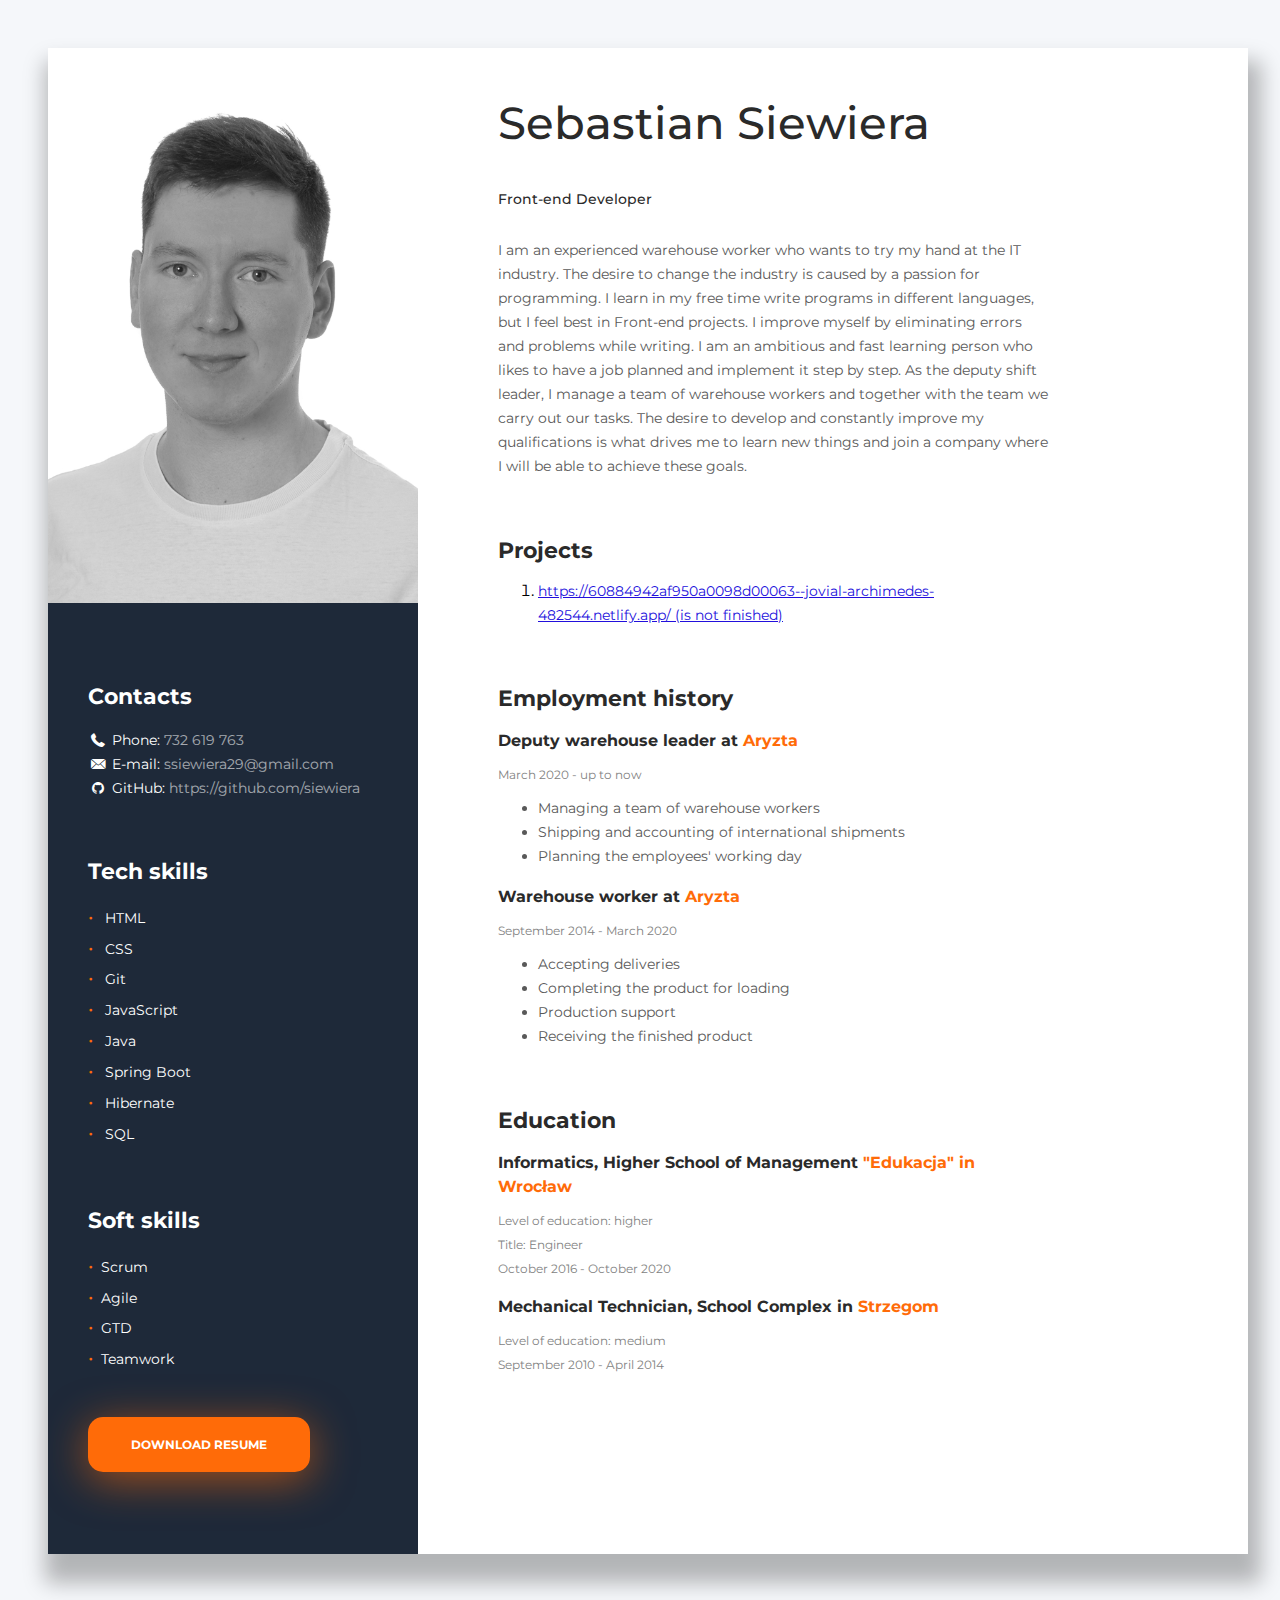
<file: index.html>
<!DOCTYPE html>
<html lang="en">

<head>
    <meta charset="UTF-8" />
    <meta name="viewport" content="width=device-width, initial-scale=1.0" />
    <title>My resume</title>
    <link rel="stylesheet" href="./css/style.css" />
    <link rel="stylesheet" href="./css-font/github.css" />
    <link rel="preconnect" href="https://fonts.gstatic.com" />
    <link href="https://fonts.googleapis.com/css2?family=Montserrat&display=swap" rel="stylesheet" />
    <link rel="stylesheet" href="https://cdnjs.cloudflare.com/ajax/libs/animate.css/3.7.2/animate.min.css" />
</head>

<body>
    <div class="container">
        <aside class="left-side">
            <img src="./images/photo.jpg" alt="photo Sebastian Siewiera" width="370" class="photo" />

            <section class="contacts">
                <h2 class="contacts-title">Contacts</h2>
                <ul class="contacts-list">
                    <li class="contacts-item">
                        <i class="demo-icon icon-phone"></i> Phone:
                        <a href="tel:732619763" class="contacts-link">732 619 763</a>
                    </li>
                    <li class="contacts-item">
                        <i class="demo-icon icon-email"></i> E-mail:
                        <a href="mailto:ssiewiera29@gmail.com" class="contacts-link">ssiewiera29@gmail.com</a>
                    </li>
                    <li class="contacts-item">
                        <i class="demo-icon icon-github-circled"></i>
                        <!-- <i class="demo-icon icon-github"></i> -->GitHub:
                        <a href="https://github.com/siewiera" class="contacts-link">https://github.com/siewiera</a>
                    </li>
                </ul>
            </section>

            <section class="skills">
                <h2 class="skills-title">Tech skills</h2>
                <ul class="skills-list">
                    <li class="skills-item">
                        <a class="inscription">HTML</a>
                        <ul>
                            <a class="description">Average knowledge</a>
                            <p>Designing and creating web sites.</p>
                        </ul>
                    </li>

                    <li class="skills-item">
                        <a class="inscription">CSS</a>
                        <ul>
                            <a class="description">Average knowledge</a>
                        </ul>
                    </li>
                    <li class="skills-item">
                        <a class="inscription">Git</a>
                        <ul>
                            <a class="description">Basic knowledge</a>
                            <p>Working with basic commands: branche, push, pull, commit, checkout.</p>

                        </ul>
                    </li>
                    <li class="skills-item">
                        <a class="inscription">JavaScript</a>
                        <ul>
                            <a class="description">Basic knowledge</a>
                        </ul>
                    </li>
                    <li class="skills-item">
                        <a class="inscription">Java</a>
                        <ul>
                            <a class="description">Average knowledge</a>
                        </ul>
                    </li>
                    <li class="skills-item">
                        <a class="inscription">Spring Boot</a>
                        <ul>
                            <a class="description">Basic knowledge</a>
                        </ul>
                    </li>
                    <li class="skills-item">
                        <a class="inscription">Hibernate</a>
                        <ul>
                            <a class="description">Basic knowledge</a>
                        </ul>
                    </li>
                    <li class="skills-item">
                        <a class="inscription">SQL</a>
                        <ul>
                            <a class="description">Basic knowledge</a>
                        </ul>
                    </li>
                </ul>
            </section>
            <section class="skills">
                <h2 class="skills-title">Soft skills</h2>
                <ul class="skills-list">
                    <li class="skills-item">Scrum</li>
                    <li class="skills-item">Agile</li>
                    <li class="skills-item">GTD</li>
                    <li class="skills-item">Teamwork</li>
                </ul>
            </section>
            <section class="widget">
                <a class="widget-link" href="./My_resume.pdf" download>Download Resume</a
          >
        </section>
      </aside>
      <div class="right-side">
        <section class="bio">
          <h1 class="bio-title">Sebastian Siewiera</h1>
          <p class="bio-occupation">Front-end Developer</p>
          <p class="bio-about">
           I am an experienced warehouse worker who wants to try my hand at the IT industry. The desire to change the industry is caused by a passion for programming. I learn in my free time
           write programs in different languages, but I feel best in Front-end projects.
           I improve myself by eliminating errors and problems while writing. I am an ambitious and fast learning person who likes to have a job planned
           and implement it step by step. As the deputy shift leader, I manage a team of warehouse workers and together with the team we carry out our tasks.
           The desire to develop and constantly improve my qualifications is what drives me to learn new things and join a company where I will be able to achieve these goals.
          </p>
        </section>

        <section class="projects">
          <h2 class="projects-title">Projects</h2>

          <ol>
            <li>
              <a href="https://60884942af950a0098d00063--jovial-archimedes-482544.netlify.app/" class="projects-link">https://60884942af950a0098d00063--jovial-archimedes-482544.netlify.app/ (is not finished)
              </a>
                </li>

                </ol>
            </section>
            <section class="jobs">
                <h2 class="jobs-title">Employment history</h2>

                <h3 class="jobs-occupation">
                    Deputy warehouse leader at
                    <span class="accent">Aryzta</span>
                </h3>

                <p class="jobs-time">March 2020 - up to now</p>

                <ul class="experience">
                    <li class="experience-item">Managing a team of warehouse workers</li>
                    <li class="experience-item">Shipping and accounting of international shipments</li>
                    <li class="experience-item">Planning the employees' working day</li>
                </ul>

                <h3 class="jobs-occupation">
                    Warehouse worker at <span class="accent">Aryzta</span>
                </h3>
                <p class="jobs-time">September 2014 - March 2020</p>
                <ul class="experience">
                    <li class="experience-item">Accepting deliveries</li>
                    <li class="experience-item">Completing the product for loading</li>
                    <li class="experience-item">Production support</li>
                    <li class="experience-item">Receiving the finished product</li>
                </ul>

            </section>
            <section class="education">
                <h2 class="education-title">Education</h2>

                <h3 class="education-degree">
                    Informatics, Higher School of Management
                    <span class="accent">"Edukacja" in Wrocław</span>
                </h3>
                <p class="education-level">Level of education: higher</p>
                <p class="education-school-title">Title: Engineer</p>
                <p class="education-time">October 2016 - October 2020</p>

                <h3 class="education-degree">
                    Mechanical Technician, School Complex in
                    <span class="accent"> Strzegom</span>
                </h3>
                <p class="education-level">Level of education: medium</p>
                <p class="education-time">September 2010 - April 2014</p>

            </section>
    </div>
    </div>
</body>

</html>
</file>
<file: css/style.css>
body {
    background-color: #f5f7fa;
    padding: 40px;
    font-family: 'Montserrat', sans-serif;
}

.container {
    display: flex;
    width: 1200px;
    margin-left: auto;
    margin-right: auto;
    box-shadow: 5px 21px 20px 8px #00000045;
    background-color: #fff;
}

.bio,
.projects,
.jobs,
.education {
    margin-bottom: 60px;
}

.right-side {
    width: 830px;
    padding-left: 80px;
    padding-right: 200px;
    padding-bottom: 68px;
}

.bio-title {
    font-size: 45px;
    line-height: 2;
    margin-bottom: 20px;
    font-weight: bold;
}

.bio-title:hover {
    animation: headShake 1s;
    cursor: pointer;
    color: #2a2a2ad0;
}

.bio-occupation {
    margin-bottom: 27px;
}

.bio-title,
.bio-occupation {
    color: #2a2a2a;
    font-weight: 500;
}

.bio-occupation,
.bio-about {
    font-size: 14px;
    line-height: 1.714;
}

.bio-about {
    color: #595959;
}

.projects-title {
    margin-bottom: 14px;
    color: #2a2a2a;
    font-size: 22px;
    line-height: 24px;
}

.projects-link {
    color: #220fdc;
    font-size: 14px;
    line-height: 24px;
}

.projects-link:hover {
    color: #ff6b08;
}

.jobs-title,
.education-title {
    color: #2a2a2a;
    font-size: 22px;
    line-height: 1.091;
}

.jobs-occupation,
.education-degree {
    color: #2a2a2a;
    font-size: 16px;
    line-height: 1.5;
}

.demo-icon .icon-github-circled {
    transform: scale(2px);
}

.jobs-time,
.education-time,
.education-level,
.education-school-title {
    color: #828282;
    font-size: 12px;
    line-height: 1;
}

.education-time {
    margin-bottom: 20px;
}

.experience-item {
    color: #595959;
    font-size: 14px;
    line-height: 1.714;
}

.accent {
    color: #ff6b08;
}


/* ========= left-side ========= */

.left-side {
    width: 370px;
    background-color: #1e2939;
    color: #fff;
}

.skills-title {
    font-size: 22px;
    line-height: 1.091;
}

.skills-item {
    font-size: 14px;
    line-height: 1.714;
}

li a {
    cursor: pointer;
}

li ul p {
    font-size: 10px;
    color: white;
}

li>ul {
    display: none;
    /* width: auto; */
    min-width: 140px;
    max-width: 200px;
    height: auto;
    font-size: 13px;
    float: center;
    padding: 5px;
    border-radius: 0px 13px 13px 13px;
    text-align: center;
}

li:hover>ul {
    background: rgba(255, 255, 255, 0.2);
    color: #ff9800;
    box-shadow: 0 0 8px 2px #03a9f4;
    display: grid;
    margin-right: 7px;
    float: right;
    justify-content: center;
    align-content: center;
}

.skills-list {
    list-style: none;
    padding-left: 0;
}

.skills-item::before {
    content: '\2022';
    margin-right: 8px;
    color: #ff6b08;
    font-size: 18px;
}

.photo {
    width: 370px;
}

.photo,
.contacts,
.skills,
.widget {
    margin-bottom: 60px;
}

.contacts,
.skills,
.widget {
    padding-left: 40px;
}

.contacts-title,
.skills-title {
    color: #ffffff;
    font-family: Montserrat;
    font-size: 22px;
    font-weight: 700;
    line-height: 24px;
}

.contacts-list {
    list-style: none;
    padding-left: 0;
}

.contacts-item {
    font-size: 14px;
    font-weight: 400;
    line-height: 24px;
    color: #ffffff;
}

.contacts-link {
    opacity: 0.6;
    color: #ffffff;
    text-decoration: none;
}

.contacts-link:hover {
    opacity: 1;
    text-decoration: underline;
}

.widget-link {
    color: #fff;
    background-color: #ff6b08;
    padding-top: 20px;
    padding-right: 43px;
    padding-bottom: 20px;
    padding-left: 43px;
    text-decoration: none;
    text-transform: uppercase;
    font-size: 12px;
    font-weight: bold;
}

.widget {
    padding-left: 40px;
    min-height: 60px;
    border-radius: 20px;
}

.widget-link {
    padding-top: 20px;
    padding-right: 43px;
    padding-bottom: 20px;
    padding-left: 43px;
    text-decoration: none;
    text-transform: uppercase;
    font-size: 12px;
    font-weight: bold;
    line-height: 1;
    color: #fff;
    background-color: #ff6b08;
    box-shadow: 0px 8px 43px 0px rgba(255, 107, 8, 0.588);
    border-radius: 15px;
}

.widget-link:hover {
    box-shadow: 0px 8px 23px 0px #ff6b0896;
}

.widget-link:active {
    box-shadow: inset 0px 2px 5px 0px #ff6b0896;
    background: #ff6b0854;
}

.photo:hover {
    animation: swing 1s;
}

.widget:hover {
    animation: jello 1.5s;
}
</file>
<file: css-font/github.css>
@font-face {
  font-family: 'github';
  src: url('../font/github.eot?22357768');
  src: url('../font/github.eot?22357768#iefix') format('embedded-opentype'),
       url('../font/github.woff2?22357768') format('woff2'),
       url('../font/github.woff?22357768') format('woff'),
       url('../font/github.ttf?22357768') format('truetype'),
       url('../font/github.svg?22357768#github') format('svg');
  font-weight: normal;
  font-style: normal;
}
/* Chrome hack: SVG is rendered more smooth in Windozze. 100% magic, uncomment if you need it. */
/* Note, that will break hinting! In other OS-es font will be not as sharp as it could be */
/*
@media screen and (-webkit-min-device-pixel-ratio:0) {
  @font-face {
    font-family: 'github';
    src: url('../font/github.svg?22357768#github') format('svg');
  }
}
*/
 
 [class^="icon-"]:before, [class*=" icon-"]:before {
  font-family: "github";
  font-style: normal;
  font-weight: normal;
  speak: never;
 
  display: inline-block;
  text-decoration: inherit;
  width: 1em;
  margin-right: .2em;
  text-align: center;
  /* opacity: .8; */
 
  /* For safety - reset parent styles, that can break glyph codes*/
  font-variant: normal;
  text-transform: none;
 
  /* fix buttons height, for twitter bootstrap */
  line-height: 1em;
 
  /* Animation center compensation - margins should be symmetric */
  /* remove if not needed */
  margin-left: .2em;
 
  /* you can be more comfortable with increased icons size */
  /* font-size: 120%; */
 
  /* Font smoothing. That was taken from TWBS */
  -webkit-font-smoothing: antialiased;
  -moz-osx-font-smoothing: grayscale;
 
  /* Uncomment for 3D effect */
  /* text-shadow: 1px 1px 1px rgba(127, 127, 127, 0.3); */
}
 
.icon-github:before { content: '\e800'; } /* '' */
.icon-phone:before { content: '\e801'; } /* '' */
.icon-phone-circled:before { content: '\e802'; } /* '' */
.icon-email:before { content: '\e803'; } /* '' */
.icon-mail:before { content: '\e804'; } /* '' */
.icon-phone-squared:before { content: '\f098'; } /* '' */
.icon-github-circled:before { content: '\f09b'; } /* '' */
</file>
